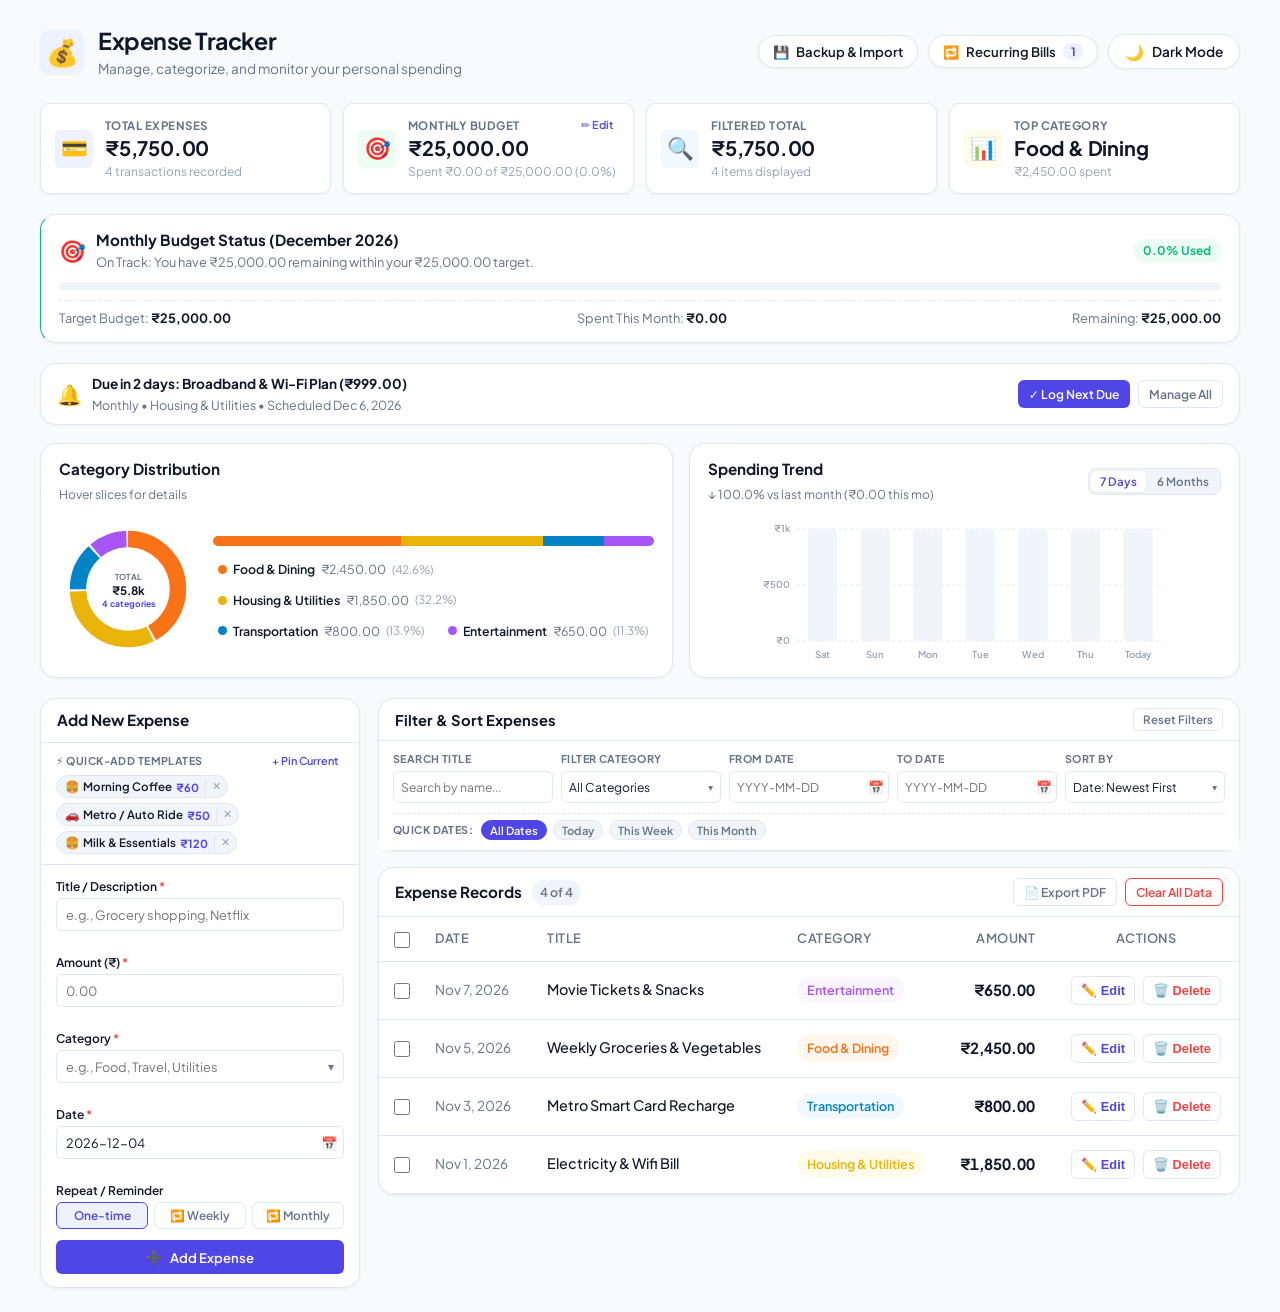
<file: index.html>
<!DOCTYPE html>
<html lang="en">
<head>
  <meta charset="UTF-8">
  <meta name="viewport" content="width=device-width, initial-scale=1.0">
  <title>Interactive Expense Tracker</title>
  <link rel="stylesheet" href="style.css">
  <link rel="preconnect" href="https://fonts.googleapis.com">
  <link rel="preconnect" href="https://fonts.gstatic.com" crossorigin>
  <link href="https://fonts.googleapis.com/css2?family=Plus+Jakarta+Sans:wght@400;500;600;700&display=swap" rel="stylesheet">
</head>
<body>
  <div class="app-container">
    <!-- Header -->
    <header class="app-header">
      <div class="header-brand">
        <div class="logo-icon">💰</div>
        <div>
          <h1>Expense Tracker</h1>
          <p>Manage, categorize, and monitor your personal spending</p>
        </div>
      </div>
      <div class="header-actions">
        <button id="open-backup-btn" class="header-pill-btn" type="button" aria-label="Backup, restore, or import expenses" title="Backup, restore, or import (.json / .csv)">
          <span>💾</span>
          <span>Backup & Import</span>
        </button>
        <button id="open-recurring-btn" class="header-pill-btn" type="button" aria-label="Manage recurring expenses and bill reminders" title="Manage recurring bills">
          <span>🔁</span>
          <span>Recurring Bills</span>
          <span class="pill-count-badge" id="recurring-count-badge">0</span>
        </button>
        <button id="theme-toggle-btn" class="theme-toggle-btn" type="button" aria-label="Toggle light or dark theme" title="Toggle theme">
          <span class="theme-icon" id="theme-icon">🌙</span>
          <span class="theme-label" id="theme-label">Dark Mode</span>
        </button>
      </div>
    </header>

    <!-- Spending Overview Cards -->
    <section class="summary-grid" aria-label="Spending Summary">
      <div class="summary-card total-card">
        <div class="card-icon">💳</div>
        <div class="card-info">
          <span class="card-label">Total Expenses</span>
          <h2 id="total-amount">₹0.00</h2>
          <span class="card-subtext" id="total-count">0 transactions recorded</span>
        </div>
      </div>

      <div class="summary-card budget-card">
        <div class="card-icon">🎯</div>
        <div class="card-info">
          <div class="card-label-row">
            <span class="card-label">Monthly Budget</span>
            <button type="button" id="edit-budget-btn" class="btn-icon-link" title="Change monthly budget limit">✏️ Edit</button>
          </div>
          <h2 id="budget-remaining-amount">₹0.00</h2>
          <span class="card-subtext" id="budget-status-subtext">₹0.00 spent of ₹25,000</span>
        </div>
      </div>

      <div class="summary-card filtered-card">
        <div class="card-icon">🔍</div>
        <div class="card-info">
          <span class="card-label">Filtered Total</span>
          <h2 id="filtered-amount">₹0.00</h2>
          <span class="card-subtext" id="filtered-count">0 items matching</span>
        </div>
      </div>

      <div class="summary-card top-category-card">
        <div class="card-icon">📊</div>
        <div class="card-info">
          <span class="card-label">Top Category</span>
          <h2 id="top-category-name">—</h2>
          <span class="card-subtext" id="top-category-amount">₹0.00 spent</span>
        </div>
      </div>
    </section>

    <!-- Live Budget Target & Over-Budget Alert Banner -->
    <section class="card budget-alert-card" id="budget-alert-card" aria-label="Monthly Budget Status">
      <div class="budget-card-header">
        <div class="budget-title-wrap">
          <span class="budget-status-icon" id="budget-status-icon">🎯</span>
          <div>
            <h4 id="budget-month-heading">Monthly Budget Status (November 2026)</h4>
            <p class="budget-status-message" id="budget-status-message">Tracking spending against target budget</p>
          </div>
        </div>
        <div class="budget-badge-wrap">
          <span class="budget-pct-badge" id="budget-pct-badge">0.0% Used</span>
        </div>
      </div>
      <div class="budget-progress-container">
        <div class="budget-progress-bar" id="budget-progress-bar" style="width: 0%;"></div>
      </div>
      <div class="budget-metrics-row">
        <span>Target Budget: <strong id="budget-target-display">₹25,000.00</strong></span>
        <span>Spent This Month: <strong id="budget-spent-display">₹0.00</strong></span>
        <span>Remaining: <strong id="budget-remaining-display">₹25,000.00</strong></span>
      </div>
    </section>

    <!-- Upcoming Recurring Bill Reminders Strip -->
    <section class="card reminder-banner-card" id="recurring-reminder-bar" style="display: none;" aria-label="Recurring Bill Reminders">
      <div class="reminder-banner-left">
        <span class="reminder-bell">🔔</span>
        <div class="reminder-text-group">
          <strong id="reminder-title">Upcoming Bill Due</strong>
          <span id="reminder-desc">You have recurring bills due soon</span>
        </div>
      </div>
      <div class="reminder-banner-actions">
        <button type="button" id="reminder-quick-log-btn" class="btn btn-sm btn-primary">✓ Log Next Due</button>
        <button type="button" id="reminder-manage-btn" class="btn btn-sm btn-outline">Manage All</button>
      </div>
    </section>

    <!-- Visual Analytics & Charts (100% Pure SVG) -->
    <section class="analytics-grid" aria-label="Visual Analytics & Charts">
      <!-- Category Distribution Donut & Breakdown -->
      <div class="card category-breakdown-card">
        <div class="category-breakdown-header">
          <div>
            <h4>Category Distribution</h4>
            <span class="breakdown-subtitle" id="breakdown-subtitle">Hover slices for details</span>
          </div>
        </div>
        <div class="donut-layout">
          <div class="donut-chart-wrap" id="category-donut-container" aria-label="Category Donut Chart">
            <!-- Pure SVG Donut Chart injected dynamically by script.js -->
          </div>
          <div class="donut-details-wrap">
            <div class="progress-bar-container" id="category-progress-bar">
              <!-- Colored segments injected dynamically by script.js -->
            </div>
            <div class="category-legend" id="category-legend">
              <!-- Category tags injected dynamically by script.js -->
            </div>
          </div>
        </div>
      </div>

      <!-- Spending Trend Bar Chart -->
      <div class="card trend-chart-card">
        <div class="category-breakdown-header">
          <div>
            <h4>Spending Trend</h4>
            <span class="breakdown-subtitle" id="trend-delta-badge">Daily & monthly overview</span>
          </div>
          <div class="chart-mode-toggle" role="group" aria-label="Chart time range">
            <button type="button" class="chart-tab-btn active" data-range="7d">7 Days</button>
            <button type="button" class="chart-tab-btn" data-range="6m">6 Months</button>
          </div>
        </div>
        <div class="trend-chart-container" id="trend-chart-container" aria-label="Spending Trend Bar Chart">
          <!-- Pure SVG Bar Chart injected dynamically by script.js -->
        </div>
      </div>
    </section>

    <!-- Main Content Layout -->
    <main class="main-layout">
      <!-- Left Column: Add / Edit Form -->
      <aside class="form-section">
        <div class="card">
          <div class="card-header">
            <h3 id="form-heading">Add New Expense</h3>
            <span id="edit-badge" class="badge edit-mode-badge" style="display: none;">Editing</span>
          </div>

          <!-- Quick-Add Favorite Templates Strip -->
          <div class="quick-templates-section" id="quick-templates-section">
            <div class="quick-templates-header">
              <span class="quick-templates-title">⚡ Quick-Add Templates</span>
              <button type="button" id="pin-template-btn" class="btn-icon-link" title="Save current form fields as a 1-click template">
                + Pin Current
              </button>
            </div>
            <div class="favorite-templates-list" id="favorite-templates-list">
              <!-- Favorite template chips injected dynamically by script.js -->
            </div>
          </div>

          <form id="expense-form" novalidate>
            <input type="hidden" id="expense-id">

            <div class="form-group">
              <label for="expense-title">Title / Description <span class="required">*</span></label>
              <input 
                type="text" 
                id="expense-title" 
                name="title" 
                placeholder="e.g., Grocery shopping, Netflix" 
                required 
                maxlength="60"
                autocomplete="off"
              >
              <small class="error-msg" id="title-error"></small>
            </div>

            <div class="form-group">
              <label for="expense-amount">Amount (₹) <span class="required">*</span></label>
              <input 
                type="number" 
                id="expense-amount" 
                name="amount" 
                placeholder="0.00" 
                step="0.01" 
                min="0.01" 
                required
              >
              <small class="error-msg" id="amount-error"></small>
            </div>

            <div class="form-group">
              <label for="expense-category">Category <span class="required">*</span></label>
              <div class="custom-combobox-wrapper" id="wrapper-expense-category">
                <input 
                  type="text" 
                  id="expense-category" 
                  name="category" 
                  class="custom-combobox-input"
                  placeholder="e.g., Food, Travel, Utilities" 
                  required
                  maxlength="40"
                  autocomplete="off"
                >
                <button type="button" id="expense-category-toggle" class="combobox-toggle-btn" aria-label="Toggle category dropdown">
                  ▾
                </button>
                <div class="custom-combobox-dropdown" id="expense-category-dropdown" role="listbox">
                  <!-- Dynamically populated options -->
                </div>
              </div>
              <small class="error-msg" id="category-error"></small>
            </div>

            <div class="form-group">
              <label for="expense-date">Date <span class="required">*</span></label>
              <div class="custom-date-container">
                <input 
                  type="text" 
                  id="expense-date" 
                  name="date" 
                  class="custom-date-input" 
                  placeholder="YYYY-MM-DD" 
                  readonly 
                  required
                >
                <button type="button" class="calendar-btn" aria-label="Choose date">📅</button>
              </div>
              <small class="error-msg" id="date-error"></small>
            </div>

            <div class="form-group" id="recurrence-form-group">
              <label>Repeat / Reminder</label>
              <input type="hidden" id="expense-recurrence" value="none">
              <div class="recurrence-pills" id="recurrence-pills" role="group" aria-label="Recurring frequency">
                <button type="button" class="recur-pill-btn active" data-freq="none">One-time</button>
                <button type="button" class="recur-pill-btn" data-freq="weekly">🔁 Weekly</button>
                <button type="button" class="recur-pill-btn" data-freq="monthly">🔁 Monthly</button>
              </div>
            </div>

            <div class="form-actions">
              <button type="submit" id="submit-btn" class="btn btn-primary">
                <span class="btn-icon">➕</span> <span id="submit-btn-text">Add Expense</span>
              </button>
              <button type="button" id="cancel-btn" class="btn btn-secondary" style="display: none;">
                Cancel
              </button>
            </div>
          </form>
        </div>
      </aside>

      <!-- Right Column: Filters and Expense List -->
      <section class="list-section">
        <!-- Controls & Filters Card -->
        <div class="card filter-card">
          <div class="card-header">
            <h3>Filter & Sort Expenses</h3>
            <button id="reset-filters-btn" class="btn btn-sm btn-outline">Reset Filters</button>
          </div>

          <div class="filter-controls-grid">
            <!-- Search -->
            <div class="filter-item">
              <label for="search-input">Search Title</label>
              <input type="text" id="search-input" placeholder="Search by name...">
            </div>

            <!-- Filter by Category -->
            <div class="filter-item">
              <label for="filter-category">Filter Category</label>
              <div class="custom-select-wrapper" id="wrapper-filter-category">
                <button type="button" class="custom-select-trigger" id="trigger-filter-category" aria-haspopup="listbox" aria-expanded="false">
                  <span class="selected-text" id="selected-filter-category-text">All Categories</span>
                  <span class="chevron-icon">▾</span>
                </button>
                <div class="custom-options-menu" id="menu-filter-category" role="listbox">
                  <!-- Dynamically populated -->
                </div>
                <select id="filter-category" class="hidden-select" tabindex="-1">
                  <option value="all">All Categories</option>
                  <option value="Food & Dining">Food & Dining</option>
                  <option value="Transportation">Transportation</option>
                  <option value="Housing & Utilities">Housing & Utilities</option>
                  <option value="Entertainment">Entertainment</option>
                  <option value="Healthcare">Healthcare</option>
                  <option value="Shopping">Shopping</option>
                  <option value="Other">Other</option>
                </select>
              </div>
            </div>

            <!-- Date From -->
            <div class="filter-item">
              <label for="filter-start-date">From Date</label>
              <div class="custom-date-container">
                <input 
                  type="text" 
                  id="filter-start-date" 
                  class="custom-date-input" 
                  placeholder="YYYY-MM-DD" 
                  readonly
                >
                <button type="button" class="calendar-btn" aria-label="Choose start date">📅</button>
              </div>
            </div>

            <!-- Date To -->
            <div class="filter-item">
              <label for="filter-end-date">To Date</label>
              <div class="custom-date-container">
                <input 
                  type="text" 
                  id="filter-end-date" 
                  class="custom-date-input" 
                  placeholder="YYYY-MM-DD" 
                  readonly
                >
                <button type="button" class="calendar-btn" aria-label="Choose end date">📅</button>
              </div>
            </div>

            <!-- Sort By -->
            <div class="filter-item sort-item">
              <label for="sort-by">Sort By</label>
              <div class="custom-select-wrapper" id="wrapper-sort-by">
                <button type="button" class="custom-select-trigger" id="trigger-sort-by" aria-haspopup="listbox" aria-expanded="false">
                  <span class="selected-text" id="selected-sort-by-text">Date: Newest First</span>
                  <span class="chevron-icon">▾</span>
                </button>
                <div class="custom-options-menu" id="menu-sort-by" role="listbox">
                  <div class="custom-option selected" data-value="date-desc">Date: Newest First</div>
                  <div class="custom-option" data-value="date-asc">Date: Oldest First</div>
                  <div class="custom-option" data-value="amount-desc">Amount: Highest First</div>
                  <div class="custom-option" data-value="amount-asc">Amount: Lowest First</div>
                  <div class="custom-option" data-value="title-asc">Title: A to Z</div>
                </div>
                <select id="sort-by" class="hidden-select" tabindex="-1">
                  <option value="date-desc">Date: Newest First</option>
                  <option value="date-asc">Date: Oldest First</option>
                  <option value="amount-desc">Amount: Highest First</option>
                  <option value="amount-asc">Amount: Lowest First</option>
                  <option value="title-asc">Title: A to Z</option>
                </select>
              </div>
            </div>

            <!-- Quick Date Presets -->
            <div class="quick-date-presets">
              <span class="quick-preset-title">Quick Dates:</span>
              <button type="button" class="preset-btn active" data-preset="all">All Dates</button>
              <button type="button" class="preset-btn" data-preset="today">Today</button>
              <button type="button" class="preset-btn" data-preset="this-week">This Week</button>
              <button type="button" class="preset-btn" data-preset="this-month">This Month</button>
            </div>
          </div>
        </div>

        <!-- Expense Listing Card -->
        <div class="card listing-card">
          <div class="card-header">
            <div class="listing-title-wrap">
              <h3>Expense Records</h3>
              <span class="count-badge" id="listing-count-badge">0 items</span>
            </div>
            <div class="listing-header-actions">
              <button id="export-pdf-btn" class="btn btn-sm btn-outline" title="Export displayed expenses to PDF">
                📄 Export PDF
              </button>
              <button id="clear-all-btn" class="btn btn-sm btn-danger-outline" title="Clear all stored expenses">
                Clear All Data
              </button>
            </div>
          </div>

          <!-- Bulk Actions Contextual Toolbar -->
          <div class="bulk-action-bar" id="bulk-action-bar" style="display: none;">
            <div class="bulk-info">
              <span class="bulk-count-dot"></span>
              <span id="bulk-selected-text">0 selected</span>
              <span class="bulk-sum-badge" id="bulk-selected-total">₹0.00</span>
            </div>
            <div class="bulk-buttons">
              <button type="button" id="bulk-export-pdf-btn" class="btn btn-sm btn-outline">
                📄 Export Selected
              </button>
              <button type="button" id="bulk-delete-btn" class="btn btn-sm btn-danger-outline">
                🗑️ Delete Selected
              </button>
              <button type="button" id="bulk-clear-btn" class="btn btn-sm btn-secondary">
                ✕ Clear
              </button>
            </div>
          </div>

          <!-- Expenses List Container -->
          <div class="table-container">
            <table class="expenses-table" id="expenses-table">
              <thead>
                <tr>
                  <th class="select-all-cell">
                    <input type="checkbox" id="select-all-checkbox" class="custom-checkbox" aria-label="Select all visible expenses" title="Select all visible expenses">
                  </th>
                  <th>Date</th>
                  <th>Title</th>
                  <th>Category</th>
                  <th class="text-right">Amount</th>
                  <th class="text-center">Actions</th>
                </tr>
              </thead>
              <tbody id="expense-list-body">
                <!-- Dynamic rows injected here -->
              </tbody>
            </table>
          </div>

          <!-- Empty State -->
          <div id="empty-state" class="empty-state" style="display: none;">
            <div class="empty-icon">📂</div>
            <h4>No expenses found</h4>
            <p id="empty-state-message">Add your first expense or adjust your filter criteria.</p>
          </div>
        </div>
      </section>
    </main>
  </div>

  <!-- Monthly Budget Target Modal (100% Mobile Responsive) -->
  <div id="budget-modal" class="calendar-modal-backdrop" style="display: none;">
    <div class="calendar-modal-content budget-modal-content" role="dialog" aria-modal="true" aria-label="Set Monthly Budget Target">
      <div class="cal-header">
        <h3 class="modal-title">Set Monthly Budget</h3>
        <button type="button" id="close-budget-modal-btn" class="modal-close-btn" aria-label="Close modal">✕</button>
      </div>
      <p class="modal-desc">Define your spending limit for the month to track your financial health and receive real-time alerts.</p>
      <form id="budget-form" novalidate>
        <div class="form-group">
          <label for="budget-input">Monthly Budget (₹) <span class="required">*</span></label>
          <input 
            type="number" 
            id="budget-input" 
            name="budget" 
            placeholder="e.g., 25000" 
            min="100" 
            step="100" 
            required
            autocomplete="off"
          >
          <small class="error-msg" id="budget-error"></small>
        </div>
        <div class="modal-btn-row">
          <button type="button" id="cancel-budget-btn" class="btn btn-sm btn-secondary">Cancel</button>
          <button type="submit" class="btn btn-sm btn-primary">Save Target</button>
        </div>
      </form>
    </div>
  </div>

  <!-- Global Custom Calendar Modal (100% Mobile Responsive) -->
  <div id="custom-calendar-modal" class="calendar-modal-backdrop" style="display: none;">
    <div class="calendar-modal-content" role="dialog" aria-modal="true" aria-label="Select Date">
      <div class="cal-header">
        <button type="button" id="cal-prev-month" class="cal-nav-btn" aria-label="Previous month">◀</button>
        <div id="cal-month-year" class="cal-month-year">November 2026</div>
        <button type="button" id="cal-next-month" class="cal-nav-btn" aria-label="Next month">▶</button>
      </div>
      <div class="cal-weekdays">
        <span>Su</span><span>Mo</span><span>Tu</span><span>We</span><span>Th</span><span>Fr</span><span>Sa</span>
      </div>
      <div id="cal-days-grid" class="cal-days-grid">
        <!-- Days generated dynamically -->
      </div>
      <div class="cal-footer">
        <button type="button" id="cal-today-btn" class="btn btn-sm btn-outline">Today</button>
        <button type="button" id="cal-clear-btn" class="btn btn-sm btn-outline">Clear</button>
        <button type="button" id="cal-close-btn" class="btn btn-sm btn-primary">Done</button>
      </div>
    </div>
  </div>

  <!-- Recurring Expenses & Bill Reminders Modal -->
  <div id="recurring-modal" class="calendar-modal-backdrop" style="display: none;">
    <div class="calendar-modal-content recurring-modal-content" role="dialog" aria-modal="true" aria-label="Recurring Expenses & Bill Reminders">
      <div class="cal-header">
        <h3 class="modal-title">🔁 Recurring Bills & Reminders</h3>
        <button type="button" id="close-recurring-modal-btn" class="modal-close-btn" aria-label="Close modal">✕</button>
      </div>
      <div class="recurring-modal-toolbar">
        <p class="modal-desc" style="margin-bottom: 0;">Track weekly or monthly subscriptions & fixed bills. Use <strong>Repeat / Reminder</strong> when adding an expense to create new schedules.</p>
        <label class="auto-log-label" title="Automatically record overdue/today recurring bills on app load">
          <input type="checkbox" id="auto-log-recurring-toggle" class="custom-checkbox">
          <span>Auto-log when due</span>
        </label>
      </div>
      <div id="recurring-list-container" class="recurring-list-container">
        <!-- Recurring items injected dynamically by script.js -->
      </div>
      <div class="modal-btn-row">
        <button type="button" id="done-recurring-btn" class="btn btn-sm btn-primary">Done</button>
      </div>
    </div>
  </div>

  <!-- Custom Confirmation Modal (Replaces native confirm()) -->
  <div id="confirm-modal" class="calendar-modal-backdrop" style="display: none;">
    <div class="calendar-modal-content budget-modal-content" role="dialog" aria-modal="true" aria-label="Confirm Action">
      <div class="cal-header">
        <h3 class="modal-title" id="confirm-modal-title">Confirm Action</h3>
        <button type="button" id="close-confirm-modal-btn" class="modal-close-btn" aria-label="Close modal">✕</button>
      </div>
      <p class="modal-desc" id="confirm-modal-message">Are you sure you want to proceed?</p>
      <div class="modal-btn-row">
        <button type="button" id="cancel-confirm-btn" class="btn btn-sm btn-secondary">Cancel</button>
        <button type="button" id="ok-confirm-btn" class="btn btn-sm btn-danger-solid">Confirm</button>
      </div>
    </div>
  </div>

  <!-- Data Backup, Restore & Import Modal (.json / .csv) -->
  <div id="backup-modal" class="calendar-modal-backdrop" style="display: none;">
    <div class="calendar-modal-content recurring-modal-content backup-modal-content" role="dialog" aria-modal="true" aria-label="Data Backup, Restore & Import">
      <div class="cal-header">
        <h3 class="modal-title">💾 Data Backup, Restore & Import</h3>
        <button type="button" id="close-backup-modal-btn" class="modal-close-btn" aria-label="Close modal">✕</button>
      </div>

      <!-- Export Snapshot Section -->
      <div class="backup-section-box">
        <div class="backup-section-title">Export Your Local Data</div>
        <p class="backup-section-desc">Download a full JSON snapshot (expenses, budget, recurring bills & templates) or a spreadsheet-compatible CSV file.</p>
        <div class="backup-export-btns">
          <button type="button" id="export-json-btn" class="btn btn-sm btn-primary">⬇️ Export Backup (.json)</button>
          <button type="button" id="export-csv-btn" class="btn btn-sm btn-outline">📊 Export CSV (.csv)</button>
        </div>
      </div>

      <!-- Import / Restore Section -->
      <div class="backup-section-box">
        <div class="backup-section-title">Restore or Import (.json / .csv)</div>
        <input type="file" id="import-file-input" accept=".json,.csv,application/json,text/csv" class="hidden-file-input">
        <div id="import-dropzone" class="import-dropzone" tabindex="0" role="button" aria-label="Click or drag and drop a JSON or CSV file to import">
          <div class="dropzone-icon">📂</div>
          <div class="dropzone-text"><strong>Click to select</strong> or drag & drop a <code>.json</code> or <code>.csv</code> file</div>
          <div class="dropzone-subtext">Supports Veda Expense Tracker backups & CSV sheets (Date, Title, Category, Amount)</div>
        </div>

        <!-- Import Preview Summary (shown after selecting valid file) -->
        <div id="import-preview-box" class="import-preview-box" style="display: none;">
          <div class="import-preview-header">
            <strong id="import-file-name">backup.json</strong>
            <span class="pill-count-badge" id="import-format-badge">JSON</span>
          </div>
          <div class="import-preview-stats" id="import-preview-stats"></div>
          <div class="import-options-col">
            <label class="auto-log-label" id="import-skip-dupes-wrap">
              <input type="checkbox" id="import-skip-dupes-checkbox" class="custom-checkbox" checked>
              <span>Skip duplicate expenses when merging</span>
            </label>
            <label class="auto-log-label" id="import-restore-settings-wrap" style="display: none;">
              <input type="checkbox" id="import-restore-settings-checkbox" class="custom-checkbox" checked>
              <span>Also restore budget, recurring schedules & templates</span>
            </label>
          </div>
          <div class="import-action-row">
            <button type="button" id="import-merge-btn" class="btn btn-sm btn-primary">🔀 Merge Data</button>
            <button type="button" id="import-replace-btn" class="btn btn-sm btn-danger-outline">♻️ Replace All</button>
            <button type="button" id="import-clear-file-btn" class="btn btn-sm btn-secondary">Clear</button>
          </div>
        </div>
        <small class="error-msg" id="import-error-msg"></small>
      </div>

      <div class="modal-btn-row">
        <button type="button" id="done-backup-btn" class="btn btn-sm btn-secondary">Close</button>
      </div>
    </div>
  </div>

  <!-- Non-Blocking Toast Notification Container -->
  <div id="toast-container" class="toast-container" aria-live="polite" aria-atomic="true"></div>

  <script src="script.js"></script>
</body>
</html>
</file>
<file: style.css>
/* ==========================================================================
   Interactive Expense Tracker - Stylesheet
   ========================================================================== */

:root {
  --font-family: 'Plus Jakarta Sans', system-ui, -apple-system, BlinkMacSystemFont, 'Segoe UI', Roboto, sans-serif;

  /* Primary & Accent Colors */
  --color-primary: #4f46e5;
  --color-primary-hover: #4338ca;
  --color-primary-light: #eef2ff;

  --color-success: #10b981;
  --color-success-light: #ecfdf5;
  --color-danger: #ef4444;
  --color-danger-hover: #dc2626;
  --color-danger-light: #fef2f2;
  --color-warning: #f59e0b;
  --color-warning-light: #fffbeb;
  --color-info: #0ea5e9;
  --color-info-light: #f0f9ff;

  /* Neutrals */
  --bg-app: #f8fafc;
  --bg-card: #ffffff;
  --bg-input: #ffffff;
  --bg-hover: #f1f5f9;
  --bg-modal-overlay: rgba(15, 23, 42, 0.45);
  --border-color: #e2e8f0;
  --border-focus: #818cf8;
  --text-main: #0f172a;
  --text-muted: #64748b;
  --text-light: #94a3b8;

  /* Category Colors */
  --cat-food: #f97316;
  --cat-food-bg: #fff7ed;
  --cat-transport: #0284c7;
  --cat-transport-bg: #f0f9ff;
  --cat-housing: #eab308;
  --cat-housing-bg: #fefce8;
  --cat-entertainment: #a855f7;
  --cat-entertainment-bg: #faf5ff;
  --cat-health: #ec4899;
  --cat-health-bg: #fdf2f8;
  --cat-shopping: #14b8a6;
  --cat-shopping-bg: #f0fdfa;
  --cat-other: #64748b;
  --cat-other-bg: #f8fafc;

  /* Shadows & Radius */
  --radius-sm: 6px;
  --radius-md: 10px;
  --radius-lg: 16px;
  --shadow-sm: 0 1px 3px rgba(0, 0, 0, 0.05);
  --shadow-md: 0 4px 12px rgba(0, 0, 0, 0.06);
  --shadow-lg: 0 10px 25px rgba(0, 0, 0, 0.08);

  --transition-fast: 0.18s ease;
}

/* ==========================================================================
   Dark Mode Theme Overrides
   ========================================================================== */
[data-theme="dark"] {
  --bg-app: #0b0f19;
  --bg-card: #151d2f;
  --bg-input: #1e293b;
  --bg-hover: #1e293b;
  --bg-modal-overlay: rgba(0, 0, 0, 0.72);
  --border-color: #26334d;
  --border-focus: #6366f1;
  --text-main: #f1f5f9;
  --text-muted: #94a3b8;
  --text-light: #64748b;

  --color-primary-light: rgba(99, 102, 241, 0.2);
  --color-success-light: rgba(16, 185, 129, 0.2);
  --color-danger-light: rgba(239, 68, 68, 0.2);
  --color-warning-light: rgba(245, 158, 11, 0.2);
  --color-info-light: rgba(14, 165, 233, 0.2);

  --cat-food-bg: rgba(249, 115, 22, 0.2);
  --cat-transport-bg: rgba(2, 132, 199, 0.2);
  --cat-housing-bg: rgba(234, 179, 8, 0.2);
  --cat-entertainment-bg: rgba(168, 85, 247, 0.2);
  --cat-health-bg: rgba(236, 72, 153, 0.2);
  --cat-shopping-bg: rgba(20, 184, 166, 0.2);
  --cat-other-bg: rgba(100, 116, 139, 0.2);

  --shadow-sm: 0 1px 3px rgba(0, 0, 0, 0.4);
  --shadow-md: 0 4px 12px rgba(0, 0, 0, 0.5);
  --shadow-lg: 0 10px 25px rgba(0, 0, 0, 0.65);
}

/* Base Reset */
*,
*::before,
*::after {
  box-sizing: border-box;
  margin: 0;
  padding: 0;
}

body {
  font-family: var(--font-family);
  background-color: var(--bg-app);
  color: var(--text-main);
  line-height: 1.5;
  -webkit-font-smoothing: antialiased;
  min-height: 100vh;
  padding: 24px 16px;
  transition: background-color 0.25s ease, color 0.25s ease;
}

/* App Container */
.app-container {
  max-width: 1200px;
  margin: 0 auto;
}

/* Header */
.app-header {
  margin-bottom: 24px;
  display: flex;
  align-items: center;
  justify-content: space-between;
  flex-wrap: wrap;
  gap: 16px;
}

.header-brand {
  display: flex;
  align-items: center;
  gap: 14px;
}

.header-actions {
  display: flex;
  align-items: center;
  gap: 10px;
  flex-wrap: wrap;
}

.header-pill-btn {
  display: inline-flex;
  align-items: center;
  gap: 7px;
  background: var(--bg-card);
  border: 1px solid var(--border-color);
  border-radius: 20px;
  padding: 7px 14px;
  font-family: inherit;
  font-size: 0.82rem;
  font-weight: 600;
  color: var(--text-main);
  cursor: pointer;
  box-shadow: var(--shadow-sm);
  transition: all var(--transition-fast);
  user-select: none;
}

.header-pill-btn:hover {
  background: var(--bg-hover);
  border-color: var(--color-primary);
  transform: translateY(-1px);
}

.pill-count-badge {
  background: var(--color-primary-light);
  color: var(--color-primary);
  font-size: 0.72rem;
  font-weight: 700;
  padding: 1px 7px;
  border-radius: 12px;
  min-width: 20px;
  text-align: center;
}

.theme-toggle-btn {
  display: inline-flex;
  align-items: center;
  gap: 8px;
  background: var(--bg-card);
  border: 1px solid var(--border-color);
  border-radius: 20px;
  padding: 8px 16px;
  font-family: inherit;
  font-size: 0.85rem;
  font-weight: 600;
  color: var(--text-main);
  cursor: pointer;
  box-shadow: var(--shadow-sm);
  transition: all var(--transition-fast);
  user-select: none;
}

.theme-toggle-btn:hover {
  background: var(--bg-hover);
  border-color: var(--color-primary);
  transform: translateY(-1px);
}

.theme-icon {
  font-size: 0.95rem;
  line-height: 1;
}

.logo-icon {
  font-size: 1.65rem;
  background: var(--color-primary-light);
  width: 44px;
  height: 44px;
  display: flex;
  align-items: center;
  justify-content: center;
  border-radius: var(--radius-md);
  box-shadow: var(--shadow-sm);
}

.header-brand h1 {
  font-size: 1.45rem;
  font-weight: 700;
  color: var(--text-main);
  letter-spacing: -0.02em;
}

.header-brand p {
  color: var(--text-muted);
  font-size: 0.85rem;
}

/* Summary Grid */
.summary-grid {
  display: grid;
  grid-template-columns: repeat(4, 1fr);
  gap: 12px;
  margin-bottom: 20px;
}

.summary-card {
  background: var(--bg-card);
  border: 1px solid var(--border-color);
  border-radius: var(--radius-md);
  padding: 12px 14px;
  display: flex;
  align-items: center;
  gap: 12px;
  box-shadow: var(--shadow-sm);
  transition: transform var(--transition-fast), box-shadow var(--transition-fast);
  min-width: 0;
}

.summary-card:hover {
  transform: translateY(-2px);
  box-shadow: var(--shadow-md);
}

.summary-card .card-icon {
  font-size: 1.35rem;
  width: 38px;
  height: 38px;
  min-width: 38px;
  border-radius: var(--radius-sm);
  display: flex;
  align-items: center;
  justify-content: center;
}

.total-card .card-icon {
  background: var(--color-primary-light);
}

.budget-card .card-icon {
  background: var(--color-success-light);
}

.filtered-card .card-icon {
  background: var(--color-info-light);
}

.top-category-card .card-icon {
  background: var(--color-warning-light);
}

.card-info {
  display: flex;
  flex-direction: column;
  width: 100%;
  min-width: 0;
}

.card-label-row {
  display: flex;
  align-items: center;
  justify-content: space-between;
  width: 100%;
  gap: 6px;
}

.btn-icon-link {
  background: transparent;
  border: 1px solid transparent;
  font-size: 0.68rem;
  font-weight: 600;
  color: var(--color-primary);
  cursor: pointer;
  padding: 1px 5px;
  border-radius: var(--radius-sm);
  transition: all var(--transition-fast);
  font-family: inherit;
}

.btn-icon-link:hover {
  background: var(--color-primary-light);
  border-color: var(--border-color);
}

.card-label {
  font-size: 0.72rem;
  text-transform: uppercase;
  font-weight: 700;
  letter-spacing: 0.04em;
  color: var(--text-muted);
  white-space: nowrap;
}

.card-info h2 {
  font-size: 1.25rem;
  font-weight: 700;
  color: var(--text-main);
  margin: 1px 0 2px 0;
  letter-spacing: -0.01em;
  white-space: nowrap;
  overflow: hidden;
  text-overflow: ellipsis;
  line-height: 1.3;
}

.card-info h2.over-budget {
  color: var(--color-danger) !important;
}

.card-subtext {
  font-size: 0.75rem;
  color: var(--text-light);
  white-space: nowrap;
  overflow: hidden;
  text-overflow: ellipsis;
}

/* ==========================================================================
   Live Budget Target & Over-Budget Alert Banner
   ========================================================================== */
.budget-alert-card {
  padding: 14px 18px;
  margin-bottom: 20px;
  border-left: 4px solid var(--color-success);
  transition: all var(--transition-fast);
}

.budget-alert-card.status-safe {
  border-left-color: var(--color-success);
}

.budget-alert-card.status-warning {
  border-left-color: var(--color-warning);
}

.budget-alert-card.status-danger {
  border-left-color: var(--color-danger);
  animation: alertPulse 2.5s infinite ease-in-out;
}

@keyframes alertPulse {

  0%,
  100% {
    box-shadow: 0 0 0 0 rgba(239, 68, 68, 0.25);
  }

  50% {
    box-shadow: 0 0 0 6px rgba(239, 68, 68, 0.1);
  }
}

.budget-card-header {
  display: flex;
  justify-content: space-between;
  align-items: center;
  margin-bottom: 10px;
  flex-wrap: wrap;
  gap: 10px;
}

.budget-title-wrap {
  display: flex;
  align-items: center;
  gap: 10px;
}

.budget-status-icon {
  font-size: 1.35rem;
  line-height: 1;
}

.budget-card-header h4 {
  font-size: 0.95rem;
  font-weight: 700;
  color: var(--text-main);
}

.budget-status-message {
  font-size: 0.8rem;
  color: var(--text-muted);
  margin-top: 1px;
}

.budget-badge-wrap {
  display: flex;
  align-items: center;
}

.budget-pct-badge {
  font-size: 0.75rem;
  font-weight: 700;
  padding: 3px 10px;
  border-radius: 20px;
  background: var(--color-success-light);
  color: var(--color-success);
  transition: all var(--transition-fast);
}

.budget-alert-card.status-warning .budget-pct-badge {
  background: var(--color-warning-light);
  color: var(--color-warning);
}

.budget-alert-card.status-danger .budget-pct-badge {
  background: var(--color-danger-light);
  color: var(--color-danger);
}

.budget-progress-container {
  height: 8px;
  border-radius: 4px;
  background-color: var(--bg-hover);
  overflow: hidden;
  margin-bottom: 10px;
}

.budget-progress-bar {
  height: 100%;
  border-radius: 4px;
  background-color: var(--color-success);
  transition: width 0.4s ease, background-color 0.3s ease;
}

.budget-alert-card.status-warning .budget-progress-bar {
  background-color: var(--color-warning);
}

.budget-alert-card.status-danger .budget-progress-bar {
  background-color: var(--color-danger);
}

.budget-metrics-row {
  display: flex;
  align-items: center;
  justify-content: space-between;
  flex-wrap: wrap;
  gap: 8px;
  font-size: 0.8rem;
  color: var(--text-muted);
  padding-top: 8px;
  border-top: 1px dashed var(--border-color);
}

.budget-metrics-row strong {
  color: var(--text-main);
}

/* ==========================================================================
   Recurring Bill Reminder Strip
   ========================================================================== */
.reminder-banner-card {
  padding: 10px 16px;
  margin-bottom: 18px;
  border-left: 4px solid var(--color-info);
  display: flex;
  align-items: center;
  justify-content: space-between;
  gap: 12px;
  flex-wrap: wrap;
}

.reminder-banner-card.reminder-due {
  border-left-color: var(--color-warning);
  background: var(--bg-card);
}

.reminder-banner-left {
  display: flex;
  align-items: center;
  gap: 10px;
  min-width: 0;
}

.reminder-bell {
  font-size: 1.25rem;
  flex-shrink: 0;
}

.reminder-text-group {
  display: flex;
  flex-direction: column;
  gap: 1px;
}

.reminder-text-group strong {
  font-size: 0.85rem;
  color: var(--text-main);
}

.reminder-text-group span {
  font-size: 0.78rem;
  color: var(--text-muted);
}

.reminder-banner-actions {
  display: flex;
  align-items: center;
  gap: 8px;
  flex-shrink: 0;
}

/* ==========================================================================
   Visual Analytics Grid (Pure SVG Donut & Trend Bar Charts)
   ========================================================================== */
.analytics-grid {
  display: grid;
  grid-template-columns: 1.15fr 1fr;
  gap: 16px;
  margin-bottom: 20px;
}

.category-breakdown-card,
.trend-chart-card {
  padding: 14px 18px;
  margin-bottom: 0;
  display: flex;
  flex-direction: column;
}

.category-breakdown-header {
  display: flex;
  justify-content: space-between;
  align-items: center;
  margin-bottom: 10px;
  flex-wrap: wrap;
  gap: 8px;
}

.category-breakdown-header h4 {
  font-size: 0.95rem;
  font-weight: 700;
  color: var(--text-main);
}

.breakdown-subtitle {
  font-size: 0.76rem;
  color: var(--text-muted);
}

.donut-layout {
  display: flex;
  align-items: center;
  gap: 16px;
  flex: 1;
}

.donut-chart-wrap {
  width: 138px;
  height: 138px;
  min-width: 138px;
  position: relative;
  display: flex;
  align-items: center;
  justify-content: center;
}

.donut-svg {
  width: 100%;
  height: 100%;
  overflow: visible;
}

.donut-slice {
  cursor: pointer;
  transition: stroke-width 0.2s ease, opacity 0.2s ease;
}

.donut-slice:hover,
.donut-slice.active {
  stroke-width: 24;
  opacity: 0.92;
}

.donut-center-label {
  fill: var(--text-muted);
  font-size: 9.5px;
  font-weight: 700;
  text-transform: uppercase;
  letter-spacing: 0.04em;
}

.donut-center-amount {
  fill: var(--text-main);
  font-size: 13.5px;
  font-weight: 700;
}

.donut-center-pct {
  fill: var(--color-primary);
  font-size: 10px;
  font-weight: 700;
}

.donut-details-wrap {
  flex: 1;
  min-width: 0;
  display: flex;
  flex-direction: column;
  justify-content: center;
}

.progress-bar-container {
  height: 10px;
  border-radius: 5px;
  background-color: var(--bg-hover);
  display: flex;
  overflow: hidden;
  margin-bottom: 12px;
}

.progress-segment {
  height: 100%;
  transition: width 0.3s ease;
}

.category-legend {
  display: flex;
  flex-wrap: wrap;
  gap: 8px 14px;
}

.legend-item {
  display: flex;
  align-items: center;
  gap: 6px;
  font-size: 0.775rem;
  color: var(--text-muted);
  cursor: pointer;
  padding: 2px 5px;
  border-radius: var(--radius-sm);
  transition: background-color var(--transition-fast);
}

.legend-item:hover {
  background-color: var(--bg-hover);
}

.legend-dot {
  width: 9px;
  height: 9px;
  border-radius: 50%;
  display: inline-block;
  flex-shrink: 0;
}

.legend-name {
  font-weight: 600;
  color: var(--text-main);
}

.legend-pct {
  color: var(--text-light);
  font-size: 0.73rem;
}

/* Spending Trend Bar Chart */
.chart-mode-toggle {
  display: inline-flex;
  background: var(--bg-hover);
  border: 1px solid var(--border-color);
  border-radius: 8px;
  padding: 2px;
  gap: 2px;
}

.chart-tab-btn {
  border: none;
  background: transparent;
  color: var(--text-muted);
  font-family: inherit;
  font-size: 0.72rem;
  font-weight: 600;
  padding: 3px 9px;
  border-radius: 6px;
  cursor: pointer;
  transition: all var(--transition-fast);
}

.chart-tab-btn:hover {
  color: var(--text-main);
}

.chart-tab-btn.active {
  background: var(--bg-card);
  color: var(--color-primary);
  box-shadow: var(--shadow-sm);
}

.trend-chart-container {
  position: relative;
  width: 100%;
  flex: 1;
  min-height: 145px;
  display: flex;
  align-items: center;
}

.trend-svg {
  width: 100%;
  height: 148px;
  overflow: visible;
}

.trend-gridline {
  stroke: var(--border-color);
  stroke-width: 1;
  stroke-dasharray: 3 3;
}

.trend-axis-label {
  fill: var(--text-light);
  font-size: 9.5px;
  font-weight: 600;
}

.trend-bar-bg {
  fill: var(--bg-hover);
}

.trend-bar {
  fill: var(--color-primary);
  cursor: pointer;
  transition: fill 0.18s ease, opacity 0.18s ease;
}

.trend-bar:hover {
  fill: var(--color-primary-hover);
}

.trend-bar.current-bar {
  fill: var(--color-success);
}

.trend-tooltip {
  position: absolute;
  pointer-events: none;
  background: var(--text-main);
  color: var(--bg-card);
  font-size: 0.72rem;
  font-weight: 600;
  padding: 5px 9px;
  border-radius: 6px;
  white-space: nowrap;
  box-shadow: var(--shadow-md);
  transform: translate(-50%, -100%);
  z-index: 20;
  opacity: 0;
  transition: opacity 0.12s ease;
}

.trend-tooltip.visible {
  opacity: 1;
}

/* Main Layout */
.main-layout {
  display: grid;
  grid-template-columns: 320px 1fr;
  gap: 18px;
  align-items: start;
}

/* Cards */
.card {
  background: var(--bg-card);
  border: 1px solid var(--border-color);
  border-radius: var(--radius-lg);
  box-shadow: var(--shadow-sm);
  position: relative;
}

.listing-card {
  overflow: hidden;
}

.filter-card {
  margin-bottom: 16px;
  overflow: visible !important;
  position: relative;
  z-index: 30;
}

.filter-card .card-header {
  padding: 9px 16px;
}

.filter-card .card-header h3 {
  font-size: 0.92rem;
  font-weight: 700;
}

#reset-filters-btn {
  padding: 3px 9px;
  font-size: 0.72rem;
  min-height: auto;
}

.card-header {
  display: flex;
  justify-content: space-between;
  align-items: center;
  padding: 10px 16px;
  border-bottom: 1px solid var(--border-color);
}

.card-header h3 {
  font-size: 0.95rem;
  font-weight: 700;
  color: var(--text-main);
}

/* Form Styles */
#expense-form {
  padding: 13px 15px;
  display: flex;
  flex-direction: column;
  gap: 8px;
}

.form-section .card {
  overflow: visible !important;
}

.form-group {
  display: flex;
  flex-direction: column;
  gap: 2px;
  position: relative;
}

/* Custom Combobox for Category Entry */
.custom-combobox-wrapper {
  position: relative;
  width: 100%;
  box-sizing: border-box;
}

.custom-combobox-wrapper.open {
  z-index: 500;
}

.custom-combobox-input {
  width: 100%;
  min-height: 33px;
  height: 33px;
  padding: 5px 28px 5px 9px;
  background: var(--bg-input);
  border: 1px solid var(--border-color);
  border-radius: var(--radius-sm);
  font-family: inherit;
  font-size: 0.8rem;
  color: var(--text-main);
  box-sizing: border-box;
  transition: border-color var(--transition-fast), box-shadow var(--transition-fast);
}

.custom-combobox-input:focus {
  border-color: var(--color-primary);
  box-shadow: 0 0 0 3px rgba(79, 70, 229, 0.15);
  outline: none;
}

.combobox-toggle-btn {
  position: absolute;
  right: 4px;
  top: 50%;
  transform: translateY(-50%);
  background: transparent;
  border: none;
  font-size: 0.75rem;
  color: var(--text-muted);
  cursor: pointer;
  padding: 3px 6px;
  border-radius: var(--radius-sm);
  display: flex;
  align-items: center;
  justify-content: center;
  transition: color var(--transition-fast), transform var(--transition-fast);
}

.combobox-toggle-btn:hover {
  color: var(--color-primary);
}

.custom-combobox-wrapper.open .combobox-toggle-btn {
  transform: translateY(-50%) rotate(180deg);
}

.custom-combobox-dropdown {
  position: absolute;
  top: calc(100% + 4px);
  left: 0;
  right: 0;
  width: 100%;
  max-width: 100%;
  max-height: 220px;
  overflow-y: auto;
  overflow-x: hidden;
  -webkit-overflow-scrolling: touch;
  overscroll-behavior: contain;
  background: var(--bg-card);
  border: 1px solid var(--border-color);
  border-radius: var(--radius-sm);
  box-shadow: 0 12px 30px rgba(0, 0, 0, 0.16);
  z-index: 999;
  display: none;
  box-sizing: border-box;
  scrollbar-width: thin;
  scrollbar-color: var(--border-color) var(--bg-card);
}

.custom-combobox-wrapper.open .custom-combobox-dropdown {
  display: block;
}

.combobox-option {
  padding: 6px 10px;
  font-size: 0.8rem;
  color: var(--text-main);
  cursor: pointer;
  transition: background-color var(--transition-fast), color var(--transition-fast);
  display: flex;
  align-items: center;
  gap: 8px;
}

.combobox-option:hover {
  background-color: var(--bg-hover);
  color: var(--color-primary);
}

.combobox-empty {
  padding: 8px 12px;
  font-size: 0.78rem;
  color: var(--text-muted);
  text-align: center;
}

.form-group label {
  font-size: 0.75rem;
  font-weight: 600;
  color: var(--text-main);
}

.form-group .required {
  color: var(--color-danger);
}

#expense-form input[type="text"],
#expense-form input[type="number"],
#expense-form .custom-combobox-input,
#expense-form .custom-date-input {
  min-height: 33px;
  height: 33px;
  padding: 5px 9px;
  font-size: 0.8rem;
}

#expense-form .custom-date-input {
  padding-right: 28px;
}

#expense-form .calendar-btn {
  right: 3px;
  font-size: 0.82rem;
  padding: 2px 4px;
}

input[type="text"],
input[type="number"],
input[type="date"],
select {
  width: 100%;
  padding: 8px 11px;
  font-size: 0.85rem;
  font-family: inherit;
  color: var(--text-main);
  background-color: var(--bg-input);
  border: 1px solid var(--border-color);
  border-radius: var(--radius-sm);
  outline: none;
  transition: border-color var(--transition-fast), box-shadow var(--transition-fast);
}

input:focus,
select:focus {
  border-color: var(--color-primary);
  box-shadow: 0 0 0 3px rgba(79, 70, 229, 0.15);
}

input.input-error,
select.input-error {
  border-color: var(--color-danger);
  background-color: var(--color-danger-light);
}

.error-msg {
  color: var(--color-danger);
  font-size: 0.68rem;
  min-height: 13px;
  line-height: 1.2;
}

.form-actions {
  display: flex;
  gap: 8px;
  margin-top: 3px;
}

#expense-form .btn {
  padding: 7px 12px;
  font-size: 0.82rem;
  min-height: 34px;
}

#expense-form .btn .btn-icon {
  font-size: 0.8rem;
}

/* Buttons */
.btn {
  display: inline-flex;
  align-items: center;
  justify-content: center;
  gap: 8px;
  font-family: inherit;
  font-size: 0.88rem;
  font-weight: 600;
  padding: 9px 15px;
  border-radius: var(--radius-sm);
  cursor: pointer;
  transition: all var(--transition-fast);
  border: 1px solid transparent;
  text-decoration: none;
}

.btn:active {
  transform: scale(0.98);
}

.btn-primary {
  background-color: var(--color-primary);
  color: #fff;
  flex: 1;
}

.btn-primary:hover {
  background-color: var(--color-primary-hover);
}

.btn-secondary {
  background-color: var(--bg-hover);
  color: var(--text-main);
  border: 1px solid var(--border-color);
}

.btn-secondary:hover {
  background-color: var(--border-color);
  color: var(--text-main);
}

.btn-sm {
  padding: 4px 10px;
  font-size: 0.76rem;
  min-height: 28px;
}

.btn-outline {
  border-color: var(--border-color);
  background: transparent;
  color: var(--text-muted);
}

.btn-outline:hover {
  background: var(--bg-hover);
  color: var(--text-main);
}

.btn-danger-outline {
  border-color: var(--color-danger);
  background: transparent;
  color: var(--color-danger);
}

.btn-danger-outline:hover {
  background: var(--color-danger-light);
  border-color: var(--color-danger);
}

/* Filter Controls Grid */
.filter-controls-grid {
  display: grid;
  grid-template-columns: repeat(5, minmax(0, 1fr));
  gap: 8px;
  padding: 10px 14px;
  background-color: var(--bg-card);
  overflow: visible !important;
}

.filter-item {
  display: flex;
  flex-direction: column;
  gap: 3px;
  position: relative;
  min-width: 0;
}

.filter-item label {
  font-size: 0.67rem;
  font-weight: 700;
  text-transform: uppercase;
  letter-spacing: 0.04em;
  color: var(--text-muted);
  white-space: nowrap;
  overflow: hidden;
  text-overflow: ellipsis;
  margin-bottom: 1px;
}

.filter-controls-grid input[type="text"],
.filter-controls-grid .custom-select-trigger,
.filter-controls-grid .custom-date-input {
  min-height: 32px;
  height: 32px;
  padding: 4px 7px;
  font-size: 0.76rem;
  border-radius: var(--radius-sm);
}

.filter-controls-grid .custom-date-input {
  padding-right: 24px;
}

.filter-controls-grid .calendar-btn {
  right: 2px;
  font-size: 0.8rem;
  padding: 2px 3px;
}

.filter-controls-grid .chevron-icon {
  font-size: 0.6rem;
  margin-left: 3px;
}

.filter-controls-grid .custom-option {
  padding: 6px 10px;
  font-size: 0.78rem;
}

/* Align Sort By dropdown menu to the right to avoid edge clipping */
.sort-item .custom-options-menu {
  left: auto;
  right: 0;
  min-width: 175px;
}

/* Custom Select (100% Contained & Mobile-Responsive) */
.custom-select-wrapper {
  position: relative;
  width: 100%;
  box-sizing: border-box;
}

.custom-select-wrapper.open {
  z-index: 500;
}

.custom-select-trigger {
  width: 100%;
  min-height: 44px;
  padding: 10px 14px;
  background: var(--bg-input);
  border: 1px solid var(--border-color);
  border-radius: var(--radius-sm);
  font-family: inherit;
  font-size: 0.925rem;
  color: var(--text-main);
  display: flex;
  align-items: center;
  justify-content: space-between;
  cursor: pointer;
  transition: border-color var(--transition-fast), box-shadow var(--transition-fast);
  text-align: left;
  box-sizing: border-box;
}

.custom-select-trigger:focus,
.custom-select-wrapper.open .custom-select-trigger {
  border-color: var(--color-primary);
  box-shadow: 0 0 0 3px rgba(79, 70, 229, 0.15);
  outline: none;
}

.selected-text {
  overflow: hidden;
  text-overflow: ellipsis;
  white-space: nowrap;
}

.chevron-icon {
  font-size: 0.75rem;
  color: var(--text-muted);
  transition: transform var(--transition-fast);
  margin-left: 8px;
  flex-shrink: 0;
}

.custom-select-wrapper.open .chevron-icon {
  transform: rotate(180deg);
}

.custom-options-menu {
  position: absolute;
  top: calc(100% + 4px);
  left: 0;
  right: 0;
  width: 100%;
  max-width: 100%;
  max-height: 200px;
  overflow-y: auto;
  overflow-x: hidden;
  -webkit-overflow-scrolling: touch;
  overscroll-behavior: contain;
  background: var(--bg-card);
  border: 1px solid var(--border-color);
  border-radius: var(--radius-sm);
  box-shadow: 0 12px 30px rgba(0, 0, 0, 0.16);
  z-index: 999;
  display: none;
  box-sizing: border-box;
  scrollbar-width: thin;
  scrollbar-color: var(--border-color) var(--bg-card);
}

/* Drop-up position when space below is tight */
.custom-select-wrapper.drop-up .custom-options-menu {
  top: auto;
  bottom: calc(100% + 4px);
  box-shadow: 0 -12px 30px rgba(0, 0, 0, 0.16);
}

.custom-options-menu::-webkit-scrollbar {
  width: 6px;
}

.custom-options-menu::-webkit-scrollbar-track {
  background: var(--bg-card);
}

.custom-options-menu::-webkit-scrollbar-thumb {
  background-color: var(--border-color);
  border-radius: 4px;
}

.custom-select-wrapper.open .custom-options-menu {
  display: block;
}

.custom-option {
  padding: 10px 14px;
  font-size: 0.885rem;
  color: var(--text-main);
  cursor: pointer;
  transition: background-color var(--transition-fast), color var(--transition-fast);
  white-space: nowrap;
  overflow: hidden;
  text-overflow: ellipsis;
  display: flex;
  align-items: center;
  justify-content: space-between;
}

.custom-option:hover {
  background-color: var(--bg-hover);
  color: var(--color-primary);
}

.custom-option.selected {
  background-color: var(--color-primary-light);
  color: var(--color-primary);
  font-weight: 600;
}

.custom-option.selected::after {
  content: '✓';
  font-weight: 700;
  font-size: 0.85rem;
}

.hidden-select {
  position: absolute !important;
  width: 1px !important;
  height: 1px !important;
  padding: 0 !important;
  margin: -1px !important;
  overflow: hidden !important;
  clip: rect(0, 0, 0, 0) !important;
  white-space: nowrap !important;
  border: 0 !important;
}

/* Custom Date Container */
.custom-date-container {
  position: relative;
  width: 100%;
  display: flex;
  align-items: center;
  box-sizing: border-box;
}

.custom-date-input {
  width: 100%;
  min-height: 44px;
  padding: 10px 42px 10px 12px;
  background: var(--bg-input);
  border: 1px solid var(--border-color);
  border-radius: var(--radius-sm);
  font-family: inherit;
  font-size: 0.925rem;
  color: var(--text-main);
  cursor: pointer;
  box-sizing: border-box;
  transition: border-color var(--transition-fast), box-shadow var(--transition-fast);
}

.custom-date-input:focus {
  border-color: var(--color-primary);
  box-shadow: 0 0 0 3px rgba(79, 70, 229, 0.15);
  outline: none;
}

.calendar-btn {
  position: absolute;
  right: 6px;
  top: 50%;
  transform: translateY(-50%);
  background: transparent;
  border: none;
  font-size: 1.15rem;
  cursor: pointer;
  padding: 6px;
  border-radius: var(--radius-sm);
  display: flex;
  align-items: center;
  justify-content: center;
  transition: background-color var(--transition-fast);
  color: var(--text-muted);
}

.calendar-btn:hover {
  background: var(--bg-hover);
}

/* Quick Date Presets */
.quick-date-presets {
  grid-column: 1 / -1;
  display: flex;
  align-items: center;
  flex-wrap: wrap;
  gap: 6px;
  padding-top: 6px;
  margin-top: 2px;
  border-top: 1px dashed var(--border-color);
}

.quick-preset-title {
  font-size: 0.67rem;
  font-weight: 700;
  color: var(--text-muted);
  text-transform: uppercase;
  letter-spacing: 0.04em;
  margin-right: 2px;
}

.preset-btn {
  background: var(--bg-hover);
  border: 1px solid var(--border-color);
  border-radius: 12px;
  padding: 2px 8px;
  font-size: 0.7rem;
  font-weight: 600;
  color: var(--text-muted);
  cursor: pointer;
  transition: all var(--transition-fast);
  font-family: inherit;
}

.preset-btn:hover {
  background: var(--border-color);
  color: var(--text-main);
  border-color: var(--color-primary);
}

.preset-btn.active {
  background: var(--color-primary);
  color: #ffffff;
  border-color: var(--color-primary);
}

/* Calendar & Budget Modals (100% Mobile Responsive) */
.calendar-modal-backdrop {
  position: fixed;
  top: 0;
  left: 0;
  right: 0;
  bottom: 0;
  background: var(--bg-modal-overlay);
  backdrop-filter: blur(2px);
  z-index: 9999;
  display: flex;
  align-items: center;
  justify-content: center;
  padding: 16px;
  animation: fadeIn 0.18s ease-out;
}

.calendar-modal-content {
  background: var(--bg-card);
  border: 1px solid var(--border-color);
  border-radius: var(--radius-lg);
  box-shadow: 0 20px 40px -8px rgba(0, 0, 0, 0.35);
  width: 100%;
  max-width: 320px;
  padding: 20px;
  box-sizing: border-box;
  animation: popScale 0.2s cubic-bezier(0.16, 1, 0.3, 1);
}

.budget-modal-content {
  max-width: 380px !important;
}

.modal-title {
  font-size: 1.15rem;
  font-weight: 700;
  color: var(--text-main);
}

.modal-close-btn {
  background: transparent;
  border: none;
  font-size: 1.15rem;
  color: var(--text-muted);
  cursor: pointer;
  padding: 4px 8px;
  border-radius: var(--radius-sm);
  transition: color var(--transition-fast);
  line-height: 1;
}

.modal-close-btn:hover {
  color: var(--color-danger);
}

.modal-desc {
  font-size: 0.85rem;
  color: var(--text-muted);
  margin-bottom: 16px;
  line-height: 1.45;
}

.modal-btn-row {
  display: flex;
  justify-content: flex-end;
  gap: 10px;
  margin-top: 18px;
}

.cal-header {
  display: flex;
  align-items: center;
  justify-content: space-between;
  margin-bottom: 14px;
}

.cal-month-year {
  font-size: 1rem;
  font-weight: 700;
  color: var(--text-main);
}

.cal-nav-btn {
  background: var(--bg-hover);
  border: 1px solid var(--border-color);
  border-radius: var(--radius-sm);
  width: 32px;
  height: 32px;
  display: flex;
  align-items: center;
  justify-content: center;
  cursor: pointer;
  font-size: 0.75rem;
  color: var(--text-main);
  transition: background-color var(--transition-fast);
}

.cal-nav-btn:hover {
  background: var(--border-color);
}

.cal-weekdays {
  display: grid;
  grid-template-columns: repeat(7, 1fr);
  text-align: center;
  font-size: 0.75rem;
  font-weight: 700;
  color: var(--text-muted);
  text-transform: uppercase;
  letter-spacing: 0.04em;
  margin-bottom: 8px;
}

.cal-days-grid {
  display: grid;
  grid-template-columns: repeat(7, 1fr);
  gap: 4px;
  margin-bottom: 16px;
}

.cal-day-cell {
  aspect-ratio: 1;
  display: flex;
  align-items: center;
  justify-content: center;
  font-size: 0.85rem;
  font-weight: 500;
  border-radius: var(--radius-sm);
  cursor: pointer;
  transition: all 0.15s ease;
  user-select: none;
  color: var(--text-main);
  border: 1px solid transparent;
}

.cal-day-cell:hover:not(.empty-day) {
  background-color: var(--color-primary-light);
  color: var(--color-primary);
}

.cal-day-cell.empty-day {
  cursor: default;
}

.cal-day-cell.today-day {
  border-color: var(--color-primary);
  font-weight: 700;
}

.cal-day-cell.selected-day {
  background-color: var(--color-primary) !important;
  color: #ffffff !important;
  font-weight: 700;
}

.cal-footer {
  display: flex;
  gap: 8px;
  justify-content: space-between;
  border-top: 1px solid var(--border-color);
  padding-top: 14px;
}

.cal-footer .btn {
  flex: 1;
  padding: 7px 10px;
  font-size: 0.825rem;
  min-height: 38px;
}

/* Listing Section */
.listing-title-wrap {
  display: flex;
  align-items: center;
  gap: 10px;
}

.listing-header-actions {
  display: flex;
  align-items: center;
  gap: 8px;
  flex-wrap: wrap;
}

.count-badge {
  background: var(--bg-hover);
  color: var(--text-muted);
  font-size: 0.775rem;
  font-weight: 600;
  padding: 3px 8px;
  border-radius: 12px;
}

.badge {
  font-size: 0.775rem;
  font-weight: 600;
  padding: 4px 8px;
  border-radius: var(--radius-sm);
}

.edit-mode-badge {
  background: var(--color-warning-light);
  color: var(--color-warning);
  border: 1px solid var(--color-warning);
}

/* Table */
.table-container {
  overflow-x: auto;
  max-height: 560px;
  overflow-y: auto;
}

.expenses-table {
  width: 100%;
  border-collapse: collapse;
  text-align: left;
  font-size: 0.9rem;
}

.expenses-table th {
  background: var(--bg-card);
  color: var(--text-muted);
  font-size: 0.8rem;
  font-weight: 600;
  text-transform: uppercase;
  letter-spacing: 0.04em;
  padding: 12px 18px;
  border-bottom: 1px solid var(--border-color);
  position: sticky;
  top: 0;
  z-index: 1;
}

.expenses-table td {
  padding: 14px 18px;
  border-bottom: 1px solid var(--border-color);
  vertical-align: middle;
}

.expenses-table tbody tr {
  transition: background-color var(--transition-fast);
}

.expenses-table tbody tr:hover {
  background-color: var(--bg-hover);
}

.text-right {
  text-align: right;
}

.text-center {
  text-align: center;
}

.expense-amount-cell {
  font-weight: 700;
  color: var(--text-main);
  font-variant-numeric: tabular-nums;
  font-size: 0.95rem;
}

.expense-title-cell {
  font-weight: 500;
  color: var(--text-main);
}

.expense-date-cell {
  color: var(--text-muted);
  white-space: nowrap;
  font-size: 0.85rem;
}

/* Category Badges */
.category-pill {
  display: inline-flex;
  align-items: center;
  gap: 5px;
  font-size: 0.785rem;
  font-weight: 600;
  padding: 4px 10px;
  border-radius: 20px;
  white-space: nowrap;
}

.cat-food {
  background-color: var(--cat-food-bg);
  color: var(--cat-food);
}

.cat-transport {
  background-color: var(--cat-transport-bg);
  color: var(--cat-transport);
}

.cat-housing {
  background-color: var(--cat-housing-bg);
  color: var(--cat-housing);
}

.cat-entertainment {
  background-color: var(--cat-entertainment-bg);
  color: var(--cat-entertainment);
}

.cat-health {
  background-color: var(--cat-health-bg);
  color: var(--cat-health);
}

.cat-shopping {
  background-color: var(--cat-shopping-bg);
  color: var(--cat-shopping);
}

.cat-other {
  background-color: var(--cat-other-bg);
  color: var(--cat-other);
}

/* Row Actions */
.row-actions {
  display: flex;
  gap: 8px;
  justify-content: center;
}

.action-btn {
  background: transparent;
  border: 1px solid var(--border-color);
  border-radius: var(--radius-sm);
  padding: 6px 9px;
  font-size: 0.8rem;
  font-weight: 600;
  cursor: pointer;
  display: inline-flex;
  align-items: center;
  gap: 4px;
  transition: all var(--transition-fast);
}

.edit-action {
  color: var(--color-primary);
}

.edit-action:hover {
  background-color: var(--color-primary-light);
  border-color: var(--color-primary);
}

.delete-action {
  color: var(--color-danger);
}

.delete-action:hover {
  background-color: var(--color-danger-light);
  border-color: var(--color-danger);
}

/* ==========================================================================
   Recurrence Pills, Bulk Actions, Modals & Non-Blocking Toast Alerts
   ========================================================================== */

/* Form Recurrence Selector Pills */
.recurrence-pills {
  display: flex;
  gap: 6px;
}

.recur-pill-btn {
  flex: 1;
  background: var(--bg-input);
  border: 1px solid var(--border-color);
  border-radius: var(--radius-sm);
  padding: 5px 6px;
  font-family: inherit;
  font-size: 0.74rem;
  font-weight: 600;
  color: var(--text-muted);
  cursor: pointer;
  transition: all var(--transition-fast);
  text-align: center;
  white-space: nowrap;
}

.recur-pill-btn:hover {
  background: var(--bg-hover);
  color: var(--text-main);
  border-color: var(--color-primary);
}

.recur-pill-btn.active {
  background: var(--color-primary-light);
  color: var(--color-primary);
  border-color: var(--color-primary);
}

.recur-tag {
  display: inline-flex;
  align-items: center;
  gap: 3px;
  font-size: 0.68rem;
  font-weight: 600;
  padding: 1px 6px;
  border-radius: 10px;
  background: var(--color-info-light);
  color: var(--color-info);
  margin-left: 6px;
  vertical-align: middle;
}

/* Custom Checkboxes & Bulk Selection */
.custom-checkbox {
  width: 16px;
  height: 16px;
  accent-color: var(--color-primary);
  cursor: pointer;
  vertical-align: middle;
}

.select-all-cell,
.checkbox-cell {
  width: 38px;
  text-align: center;
  padding-left: 14px !important;
  padding-right: 6px !important;
}

.expenses-table tbody tr.row-selected {
  background-color: var(--color-primary-light);
}

.bulk-action-bar {
  display: flex;
  align-items: center;
  justify-content: space-between;
  gap: 10px;
  padding: 8px 16px;
  background: var(--color-primary-light);
  border-bottom: 1px solid var(--border-focus);
  flex-wrap: wrap;
  animation: fadeIn 0.16s ease-out;
}

.bulk-info {
  display: flex;
  align-items: center;
  gap: 8px;
  font-size: 0.82rem;
  font-weight: 700;
  color: var(--color-primary);
}

.bulk-count-dot {
  width: 8px;
  height: 8px;
  border-radius: 50%;
  background: var(--color-primary);
  display: inline-block;
}

.bulk-sum-badge {
  background: var(--bg-card);
  color: var(--text-main);
  border: 1px solid var(--border-color);
  font-size: 0.74rem;
  padding: 2px 8px;
  border-radius: 12px;
  font-weight: 700;
}

.bulk-buttons {
  display: flex;
  align-items: center;
  gap: 6px;
  flex-wrap: wrap;
}

/* Recurring Bills Modal */
.recurring-modal-content {
  max-width: 520px !important;
}

.recurring-modal-toolbar {
  display: flex;
  flex-direction: column;
  gap: 10px;
  margin-bottom: 12px;
  padding-bottom: 10px;
  border-bottom: 1px dashed var(--border-color);
}

.auto-log-label {
  display: inline-flex;
  align-items: center;
  gap: 8px;
  font-size: 0.8rem;
  font-weight: 600;
  color: var(--text-main);
  cursor: pointer;
  user-select: none;
}

.recurring-list-container {
  display: flex;
  flex-direction: column;
  gap: 8px;
  max-height: 290px;
  overflow-y: auto;
  padding-right: 4px;
}

.recurring-item-card {
  display: flex;
  align-items: center;
  justify-content: space-between;
  gap: 10px;
  padding: 10px 12px;
  background: var(--bg-hover);
  border: 1px solid var(--border-color);
  border-radius: var(--radius-sm);
}

.recurring-item-card.paused {
  opacity: 0.65;
}

.recurring-item-main {
  display: flex;
  flex-direction: column;
  gap: 3px;
  min-width: 0;
}

.recurring-item-title {
  font-size: 0.86rem;
  font-weight: 700;
  color: var(--text-main);
  display: flex;
  align-items: center;
  gap: 6px;
  flex-wrap: wrap;
}

.recurring-item-meta {
  font-size: 0.74rem;
  color: var(--text-muted);
}

.recurring-status-pill {
  font-size: 0.68rem;
  font-weight: 700;
  padding: 1px 7px;
  border-radius: 10px;
}

.recurring-status-pill.due-now {
  background: var(--color-danger-light);
  color: var(--color-danger);
}

.recurring-status-pill.due-soon {
  background: var(--color-warning-light);
  color: var(--color-warning);
}

.recurring-status-pill.scheduled {
  background: var(--color-success-light);
  color: var(--color-success);
}

.recurring-item-actions {
  display: flex;
  align-items: center;
  gap: 5px;
  flex-shrink: 0;
}

.recurring-empty-msg {
  text-align: center;
  padding: 24px 12px;
  font-size: 0.85rem;
  color: var(--text-muted);
}

.btn-danger-solid {
  background: var(--color-danger);
  color: #ffffff;
  border-color: var(--color-danger);
}

.btn-danger-solid:hover {
  background: var(--color-danger-hover);
  border-color: var(--color-danger-hover);
}

/* Quick-Add Favorite Templates Strip */
.quick-templates-section {
  padding: 9px 15px 10px 15px;
  border-bottom: 1px solid var(--border-color);
  background: var(--bg-card);
}

.quick-templates-header {
  display: flex;
  align-items: center;
  justify-content: space-between;
  gap: 8px;
  margin-bottom: 6px;
}

.quick-templates-title {
  font-size: 0.67rem;
  font-weight: 700;
  text-transform: uppercase;
  letter-spacing: 0.04em;
  color: var(--text-muted);
}

.favorite-templates-list {
  display: flex;
  flex-wrap: wrap;
  gap: 5px;
}

.template-chip {
  display: inline-flex;
  align-items: center;
  background: var(--bg-hover);
  border: 1px solid var(--border-color);
  border-radius: 14px;
  overflow: hidden;
  transition: all var(--transition-fast);
  max-width: 100%;
}

.template-chip:hover {
  border-color: var(--color-primary);
  background: var(--color-primary-light);
}

.template-chip-main {
  border: none;
  background: transparent;
  padding: 3px 6px 3px 8px;
  font-family: inherit;
  font-size: 0.72rem;
  font-weight: 600;
  color: var(--text-main);
  cursor: pointer;
  display: inline-flex;
  align-items: center;
  gap: 4px;
  max-width: 195px;
  white-space: nowrap;
  overflow: hidden;
  text-overflow: ellipsis;
}

.template-chip:hover .template-chip-main {
  color: var(--color-primary);
}

.template-chip-amount {
  color: var(--color-primary);
  font-weight: 700;
  font-size: 0.7rem;
}

.template-chip-remove {
  border: none;
  border-left: 1px solid var(--border-color);
  background: transparent;
  color: var(--text-light);
  padding: 3px 6px;
  font-size: 0.68rem;
  line-height: 1;
  cursor: pointer;
  transition: color var(--transition-fast), background-color var(--transition-fast);
}

.template-chip-remove:hover {
  color: var(--color-danger);
  background: var(--color-danger-light);
}

.templates-empty {
  font-size: 0.72rem;
  color: var(--text-light);
}

/* Data Backup, Restore & Import Modal */
.backup-modal-content {
  max-width: 520px !important;
  max-height: 90vh;
  overflow-y: auto;
}

.backup-section-box {
  background: var(--bg-hover);
  border: 1px solid var(--border-color);
  border-radius: var(--radius-md);
  padding: 12px 14px;
  margin-bottom: 12px;
}

.backup-section-title {
  font-size: 0.86rem;
  font-weight: 700;
  color: var(--text-main);
  margin-bottom: 4px;
}

.backup-section-desc {
  font-size: 0.76rem;
  color: var(--text-muted);
  margin-bottom: 10px;
  line-height: 1.4;
}

.backup-export-btns {
  display: flex;
  gap: 8px;
  flex-wrap: wrap;
}

.backup-export-btns .btn {
  flex: 1;
  min-width: 160px;
}

.hidden-file-input {
  position: absolute;
  width: 1px;
  height: 1px;
  opacity: 0;
  pointer-events: none;
}

.import-dropzone {
  border: 2px dashed var(--border-color);
  background: var(--bg-card);
  border-radius: var(--radius-md);
  padding: 18px 14px;
  text-align: center;
  cursor: pointer;
  transition: all var(--transition-fast);
}

.import-dropzone:hover,
.import-dropzone:focus,
.import-dropzone.drag-over {
  border-color: var(--color-primary);
  background: var(--color-primary-light);
  outline: none;
}

.dropzone-icon {
  font-size: 1.65rem;
  margin-bottom: 4px;
}

.dropzone-text {
  font-size: 0.82rem;
  color: var(--text-main);
  margin-bottom: 3px;
}

.dropzone-subtext {
  font-size: 0.72rem;
  color: var(--text-muted);
}

.import-preview-box {
  margin-top: 10px;
  padding: 10px 12px;
  background: var(--bg-card);
  border: 1px solid var(--border-focus);
  border-radius: var(--radius-sm);
}

.import-preview-header {
  display: flex;
  align-items: center;
  justify-content: space-between;
  gap: 8px;
  margin-bottom: 6px;
  font-size: 0.82rem;
  color: var(--text-main);
}

.import-preview-stats {
  font-size: 0.76rem;
  color: var(--text-muted);
  line-height: 1.45;
  margin-bottom: 8px;
}

.import-options-col {
  display: flex;
  flex-direction: column;
  gap: 6px;
  margin-bottom: 10px;
}

.import-action-row {
  display: flex;
  gap: 6px;
  flex-wrap: wrap;
}

.import-action-row .btn {
  flex: 1;
}

/* Floating Non-Blocking Toast Notifications */
.toast-container {
  position: fixed;
  bottom: 20px;
  right: 20px;
  z-index: 10050;
  display: flex;
  flex-direction: column-reverse;
  gap: 10px;
  max-width: 360px;
  width: calc(100vw - 32px);
  pointer-events: none;
}

.toast-item {
  pointer-events: auto;
  background: var(--bg-card);
  color: var(--text-main);
  border: 1px solid var(--border-color);
  border-left: 4px solid var(--color-primary);
  border-radius: var(--radius-md);
  box-shadow: var(--shadow-lg);
  padding: 11px 13px;
  display: flex;
  align-items: center;
  justify-content: space-between;
  gap: 10px;
  position: relative;
  overflow: hidden;
  animation: toastSlideIn 0.22s cubic-bezier(0.16, 1, 0.3, 1);
}

.toast-item.toast-success {
  border-left-color: var(--color-success);
}

.toast-item.toast-info {
  border-left-color: var(--color-info);
}

.toast-item.toast-warning {
  border-left-color: var(--color-warning);
}

.toast-item.toast-danger {
  border-left-color: var(--color-danger);
}

.toast-body {
  display: flex;
  align-items: center;
  gap: 9px;
  min-width: 0;
  flex: 1;
}

.toast-icon {
  font-size: 1.05rem;
  flex-shrink: 0;
}

.toast-message {
  font-size: 0.8rem;
  font-weight: 500;
  color: var(--text-main);
  line-height: 1.35;
}

.toast-actions {
  display: flex;
  align-items: center;
  gap: 6px;
  flex-shrink: 0;
}

.toast-undo-btn {
  background: var(--color-primary);
  color: #ffffff;
  border: none;
  border-radius: var(--radius-sm);
  padding: 4px 10px;
  font-family: inherit;
  font-size: 0.74rem;
  font-weight: 700;
  cursor: pointer;
  transition: background-color var(--transition-fast);
}

.toast-undo-btn:hover {
  background: var(--color-primary-hover);
}

.toast-close-btn {
  background: transparent;
  border: none;
  color: var(--text-muted);
  cursor: pointer;
  font-size: 0.85rem;
  padding: 2px 4px;
  line-height: 1;
}

.toast-close-btn:hover {
  color: var(--text-main);
}

.toast-progress {
  position: absolute;
  bottom: 0;
  left: 0;
  height: 3px;
  background: var(--color-primary);
  opacity: 0.65;
  width: 100%;
  transform-origin: left;
  animation: toastShrink 5s linear forwards;
}

.toast-success .toast-progress {
  background: var(--color-success);
}

.toast-warning .toast-progress {
  background: var(--color-warning);
}

.toast-danger .toast-progress {
  background: var(--color-danger);
}

@keyframes toastSlideIn {
  from {
    opacity: 0;
    transform: translateY(16px) scale(0.97);
  }

  to {
    opacity: 1;
    transform: translateY(0) scale(1);
  }
}

@keyframes toastShrink {
  from {
    transform: scaleX(1);
  }

  to {
    transform: scaleX(0);
  }
}

/* Empty State */
.empty-state {
  text-align: center;
  padding: 50px 20px;
  color: var(--text-muted);
}

.empty-icon {
  font-size: 3rem;
  margin-bottom: 12px;
}

.empty-state h4 {
  font-size: 1.15rem;
  color: var(--text-main);
  margin-bottom: 6px;
}

.empty-state p {
  font-size: 0.9rem;
}

/* ==========================================================================
   Responsive Breakpoints & Mobile Enhancements
   ========================================================================== */

/* Tablet & Smaller Laptops */
@media (max-width: 992px) {
  .analytics-grid {
    grid-template-columns: 1fr;
    gap: 14px;
  }

  .main-layout {
    grid-template-columns: 1fr;
    gap: 20px;
  }

  .form-section {
    order: 1;
  }

  .list-section {
    order: 2;
  }

  .summary-grid {
    grid-template-columns: repeat(2, 1fr);
    gap: 10px;
  }
}

/* Medium Tablets & Large Phones */
@media (max-width: 768px) {
  body {
    padding: 14px 10px;
  }

  .summary-grid {
    grid-template-columns: repeat(2, 1fr);
    gap: 10px;
    margin-bottom: 16px;
  }

  .summary-card {
    padding: 10px 12px;
    gap: 10px;
  }

  .summary-card .card-icon {
    width: 34px;
    height: 34px;
    min-width: 34px;
    font-size: 1.2rem;
  }

  .card-info h2 {
    font-size: 1.15rem;
  }

  .filter-controls-grid {
    grid-template-columns: repeat(6, 1fr);
    padding: 14px 16px;
    gap: 10px;
  }

  .filter-controls-grid .filter-item:nth-child(1) {
    grid-column: span 3;
  }

  .filter-controls-grid .filter-item:nth-child(2) {
    grid-column: span 3;
  }

  .filter-controls-grid .filter-item:nth-child(3) {
    grid-column: span 2;
  }

  .filter-controls-grid .filter-item:nth-child(4) {
    grid-column: span 2;
  }

  .filter-controls-grid .filter-item:nth-child(5) {
    grid-column: span 2;
  }

  /* Prevent automatic zoom on iOS Safari when tapping inputs */
  input[type="text"],
  input[type="number"],
  input[type="date"],
  select {
    font-size: 16px;
    min-height: 44px;
  }

  .btn {
    min-height: 44px;
  }
}

/* Small Screens & Mobile Phones (Card Transformation for Table) */
@media (max-width: 640px) {
  body {
    padding: 10px 8px;
  }

  .app-header {
    margin-bottom: 18px;
  }

  .donut-layout {
    flex-direction: column;
    align-items: center;
    text-align: center;
  }

  .donut-details-wrap {
    width: 100%;
  }

  .category-legend {
    justify-content: center;
  }

  .bulk-action-bar {
    flex-direction: column;
    align-items: stretch;
  }

  .bulk-buttons {
    width: 100%;
  }

  .bulk-buttons .btn {
    flex: 1;
    min-height: 36px;
    padding: 6px 8px;
    font-size: 0.74rem;
  }

  .toast-container {
    bottom: 12px;
    right: 12px;
    left: 12px;
    width: auto;
    max-width: none;
  }

  .summary-grid {
    grid-template-columns: 1fr;
    gap: 8px;
    margin-bottom: 14px;
  }

  .filter-controls-grid {
    grid-template-columns: 1fr 1fr;
    padding: 12px 14px;
    gap: 8px;
  }

  .filter-controls-grid .filter-item:nth-child(1) {
    grid-column: 1 / -1;
  }

  .filter-controls-grid .filter-item:nth-child(2) {
    grid-column: 1 / -1;
  }

  .filter-controls-grid .filter-item:nth-child(3) {
    grid-column: 1 / 2;
  }

  .filter-controls-grid .filter-item:nth-child(4) {
    grid-column: 2 / 3;
  }

  .filter-controls-grid .filter-item:nth-child(5) {
    grid-column: 1 / -1;
  }

  .header-brand {
    gap: 10px;
  }

  .logo-icon {
    width: 44px;
    height: 44px;
    font-size: 1.6rem;
  }

  .header-brand h1 {
    font-size: 1.35rem;
  }

  .header-brand p {
    font-size: 0.825rem;
  }

  .card-header {
    padding: 14px 16px;
    flex-direction: column;
    align-items: flex-start;
    gap: 10px;
  }

  .card-header h3 {
    font-size: 1.05rem;
  }

  .listing-title-wrap {
    width: 100%;
    justify-content: space-between;
  }

  .listing-header-actions {
    width: 100%;
    display: flex;
    gap: 8px;
  }

  .listing-header-actions .btn {
    flex: 1;
    font-size: 0.8rem;
    padding: 8px 10px;
    text-align: center;
    justify-content: center;
  }

  #expense-form {
    padding: 16px;
  }

  .form-actions {
    flex-direction: column;
  }

  .form-actions .btn {
    width: 100%;
  }

  .filter-controls-grid {
    grid-template-columns: 1fr;
    padding: 14px 16px;
  }

  .category-breakdown-card,
  .trend-chart-card {
    padding: 14px 16px;
  }

  .category-legend {
    gap: 8px 12px;
  }

  .legend-item {
    font-size: 0.775rem;
  }

  /* Table transformed to Card-based list for seamless mobile view */
  .table-container {
    max-height: none;
    overflow-x: visible;
    padding: 10px;
  }

  .expenses-table {
    display: block;
    width: 100%;
  }

  .expenses-table thead {
    display: none;
    /* Hide standard tabular header on mobile */
  }

  .expenses-table tbody {
    display: flex;
    flex-direction: column;
    gap: 12px;
    width: 100%;
  }

  .expenses-table tbody tr {
    display: block;
    width: 100%;
    background: var(--bg-card);
    border: 1px solid var(--border-color);
    border-radius: var(--radius-md);
    padding: 14px;
    box-shadow: var(--shadow-sm);
  }

  .expenses-table tbody tr:hover {
    background: var(--bg-card);
    border-color: var(--border-focus);
    box-shadow: var(--shadow-md);
  }

  .expenses-table td {
    display: flex;
    justify-content: space-between;
    align-items: center;
    padding: 7px 0;
    border-bottom: 1px solid var(--border-color);
    text-align: right;
    font-size: 0.9rem;
    gap: 10px;
  }

  .expenses-table td.checkbox-cell {
    width: 100%;
    justify-content: space-between;
    padding: 4px 0 8px 0 !important;
  }

  .expenses-table td::before {
    content: attr(data-label);
    font-size: 0.75rem;
    font-weight: 700;
    text-transform: uppercase;
    color: var(--text-muted);
    letter-spacing: 0.04em;
    text-align: left;
    flex-shrink: 0;
  }

  .expenses-table td.expense-amount-cell {
    font-size: 1.1rem;
    color: var(--color-primary);
  }

  .expenses-table td:last-child {
    border-bottom: none;
    padding-top: 10px;
    margin-top: 6px;
    border-top: 1px dashed var(--border-color);
    justify-content: stretch;
  }

  .expenses-table td:last-child::before {
    display: none;
  }

  .row-actions {
    width: 100%;
    display: flex;
    gap: 8px;
  }

  .row-actions .action-btn {
    flex: 1;
    justify-content: center;
    padding: 9px 12px;
    font-size: 0.85rem;
    min-height: 42px;
  }
}

/* ==========================================================================
   Print Stylesheet (Native Browser Print to PDF Fallback)
   ========================================================================== */
@media print {
  body {
    background: #ffffff !important;
    color: #0f172a !important;
    padding: 0 !important;
  }

  .app-header .header-actions,
  .form-section,
  .filter-card,
  .listing-header-actions,
  .calendar-modal-backdrop,
  .toast-container,
  .bulk-action-bar,
  .reminder-banner-card,
  .select-all-cell,
  .checkbox-cell,
  .expenses-table th:last-child,
  .expenses-table td:last-child,
  .btn-icon-link {
    display: none !important;
  }

  .main-layout {
    display: block !important;
  }

  .card {
    box-shadow: none !important;
    border: 1px solid #cbd5e1 !important;
    page-break-inside: avoid;
  }

  .expenses-table {
    display: table !important;
    width: 100% !important;
  }

  .expenses-table thead {
    display: table-header-group !important;
  }

  .expenses-table tbody {
    display: table-row-group !important;
  }

  .expenses-table tbody tr {
    display: table-row !important;
    background: #ffffff !important;
    border: none !important;
  }

  .expenses-table td {
    display: table-cell !important;
    border-bottom: 1px solid #e2e8f0 !important;
    padding: 8px 12px !important;
  }

  .expenses-table td::before {
    display: none !important;
  }
}
</file>
